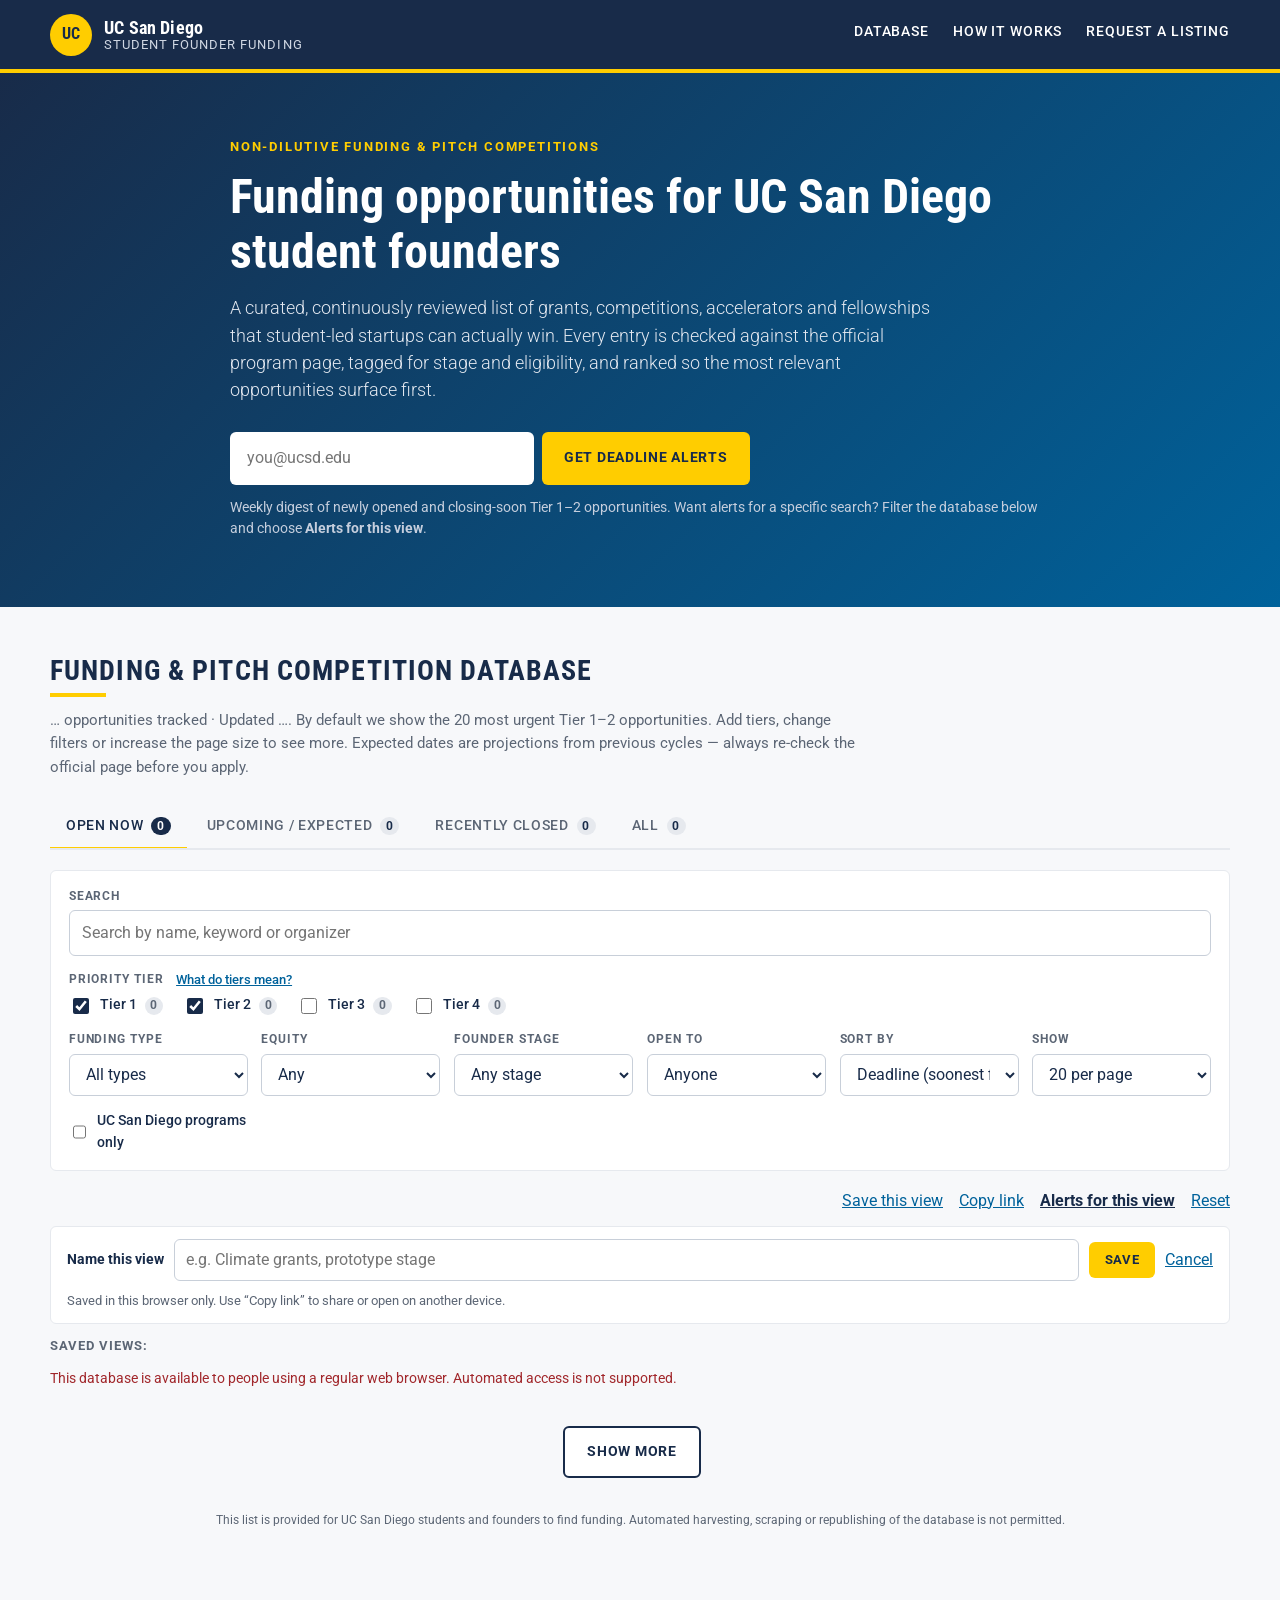
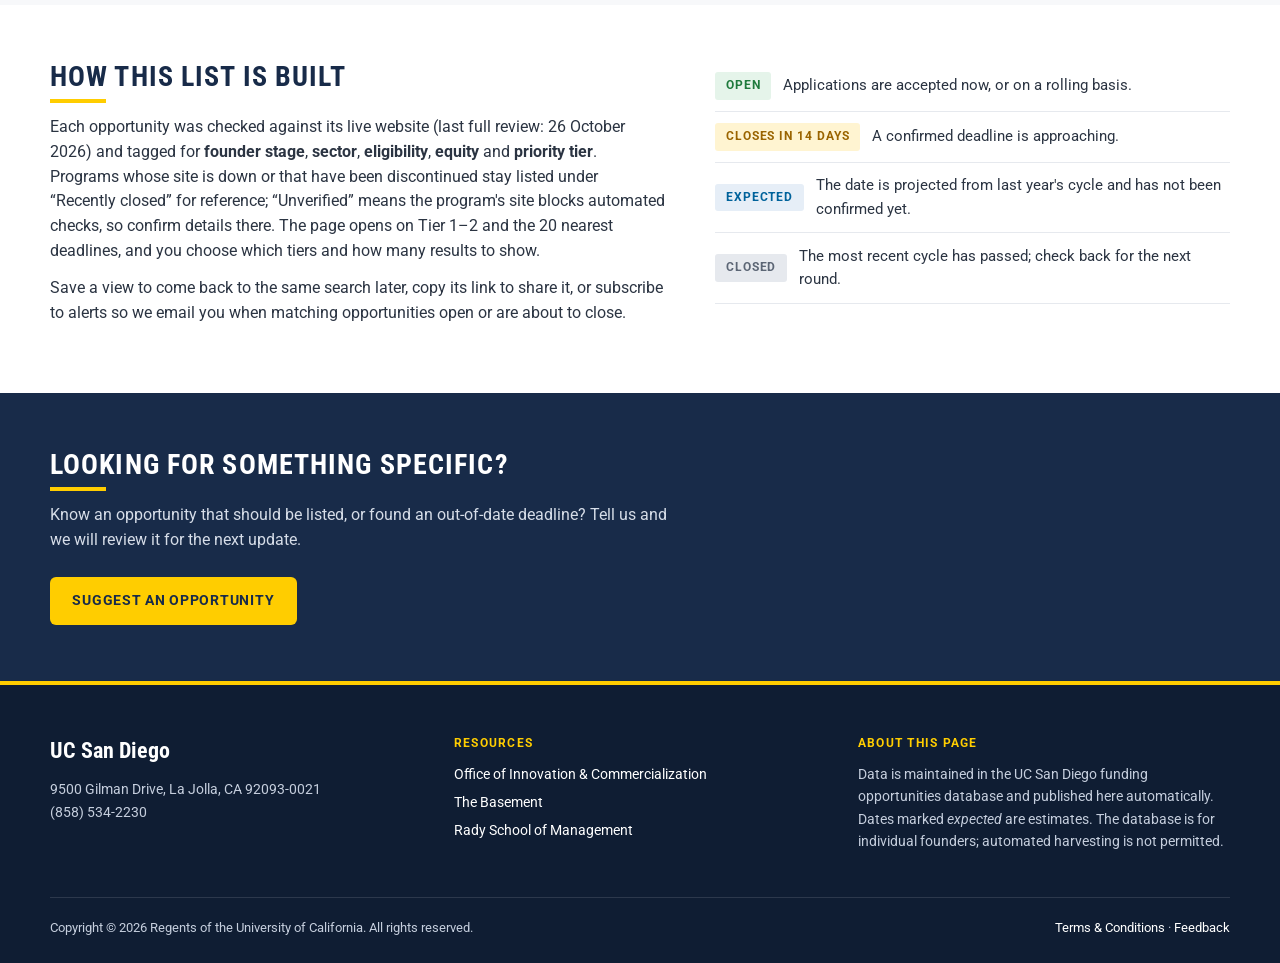
<file: index.html>
<!DOCTYPE html>
<html lang="en">
<head>
  <meta charset="UTF-8" />
  <meta name="viewport" content="width=device-width, initial-scale=1.0" />
  <title>Student Founder Funding Opportunities | UC San Diego</title>
  <meta name="description" content="Curated grants, pitch competitions, accelerators and fellowships for UC San Diego student founders. Updated from the UC San Diego opportunities database." />
  <link rel="preconnect" href="https://fonts.googleapis.com" />
  <link href="https://fonts.googleapis.com/css2?family=Roboto:wght@300;400;500;700&family=Roboto+Condensed:wght@400;700&display=swap" rel="stylesheet" />
  <link rel="stylesheet" href="styles.css" />
</head>
<body>
  <a class="skip-link" href="#database">Skip to opportunities</a>

  <header class="site-header">
    <div class="topbar">
      <div class="container topbar-inner">
        <a class="brand" href="https://ucsd.edu" target="_blank" rel="noopener">
          <span class="brand-mark" aria-hidden="true">UC</span>
          <span class="brand-text"><strong>UC San Diego</strong><span>Student Founder Funding</span></span>
        </a>
        <nav class="topnav" aria-label="Primary">
          <a href="#database">Database</a>
          <a href="#how-it-works">How it works</a>
          <a href="#request">Request a listing</a>
        </nav>
      </div>
    </div>
  </header>

  <section class="hero">
    <div class="container hero-inner">
      <p class="hero-kicker">Non-dilutive funding &amp; pitch competitions</p>
      <h1>Funding opportunities for UC San Diego student founders</h1>
      <p class="hero-lead">
        A curated, continuously reviewed list of grants, competitions, accelerators and fellowships that
        student-led startups can actually win. Every entry is checked against the official program page,
        tagged for stage and eligibility, and ranked so the most relevant opportunities surface first.
      </p>
      <form class="signup" id="signupForm" action="#" novalidate>
        <label class="sr-only" for="signupEmail">Email address</label>
        <input id="signupEmail" type="email" placeholder="you@ucsd.edu" autocomplete="email" required />
        <button type="submit">Get deadline alerts</button>
      </form>
      <p class="hero-note" id="signupNote">Weekly digest of newly opened and closing-soon Tier 1–2 opportunities. Want alerts for a specific search? Filter the database below and choose <strong>Alerts for this view</strong>.</p>
    </div>
  </section>

  <main>
    <section id="database" class="database">
      <div class="container">
        <div class="section-head">
          <h2>Funding &amp; Pitch Competition Database</h2>
          <p class="section-meta">
            <span id="trackedCount">…</span> opportunities tracked · Updated <span id="updatedAt">…</span>.
            By default we show the 20 most urgent Tier 1–2 opportunities. Add tiers, change filters or increase the page size to see more.
            Expected dates are projections from previous cycles — always re-check the official page before you apply.
          </p>
        </div>

        <div class="status-tabs" role="tablist" aria-label="Opportunity status">
          <button class="tab is-active" role="tab" data-status="open" aria-selected="true">Open now <span class="count" id="countOpen">0</span></button>
          <button class="tab" role="tab" data-status="upcoming" aria-selected="false">Upcoming / expected <span class="count" id="countUpcoming">0</span></button>
          <button class="tab" role="tab" data-status="closed" aria-selected="false">Recently closed <span class="count" id="countClosed">0</span></button>
          <button class="tab" role="tab" data-status="all" aria-selected="false">All <span class="count" id="countAll">0</span></button>
        </div>

        <div class="toolbar">
          <div class="field field-search">
            <label for="searchInput">Search</label>
            <input id="searchInput" type="search" placeholder="Search by name, keyword or organizer" />
          </div>

          <fieldset class="field field-tiers" id="tierFieldset">
            <legend>Priority tier
              <button type="button" class="help-button" id="tierHelpToggle" aria-expanded="false" aria-controls="tierHelp">What do tiers mean?</button>
            </legend>
            <div class="tier-options">
              <label class="checkbox tier-option"><input type="checkbox" name="tier" value="1" checked /> Tier 1 <span class="count" id="countTier1">0</span></label>
              <label class="checkbox tier-option"><input type="checkbox" name="tier" value="2" checked /> Tier 2 <span class="count" id="countTier2">0</span></label>
              <label class="checkbox tier-option"><input type="checkbox" name="tier" value="3" /> Tier 3 <span class="count" id="countTier3">0</span></label>
              <label class="checkbox tier-option"><input type="checkbox" name="tier" value="4" /> Tier 4 <span class="count" id="countTier4">0</span></label>
            </div>
            <div id="tierHelp" class="tier-help" hidden>
              <p>Every opportunity is scored for <strong>student-startup fit</strong> (student/university focus, non-dilutive money, stage match, support offered) and placed in a tier. Tiers are a starting point, not a verdict — a Tier 3 program in your exact sector can beat a generic Tier 1.</p>
              <dl class="tier-legend">
                <div><dt><span class="tier-pill tier-1">Tier 1</span> Excellent fit</dt><dd>Built for student or university founders. Non-dilutive grants, prizes or accelerator funding with a clear stage match. Apply to these first.</dd></div>
                <div><dt><span class="tier-pill tier-2">Tier 2</span> Strong fit</dt><dd>Students are clearly eligible and competitive, but the program is broader (regional, national or industry-wide) or the award is smaller.</dd></div>
                <div><dt><span class="tier-pill tier-3">Tier 3</span> Moderate fit</dt><dd>Open to students but not focused on them. Often needs traction, a research base or a specific industry. Worth checking if it matches your sector.</dd></div>
                <div><dt><span class="tier-pill tier-4">Tier 4</span> Secondary</dt><dd>Loosely related, equity-based, or aimed at later-stage or non-student teams. Included for completeness.</dd></div>
              </dl>
            </div>
          </fieldset>

          <div class="field">
            <label for="typeFilter">Funding type</label>
            <select id="typeFilter"><option value="">All types</option></select>
          </div>
          <div class="field">
            <label for="modelFilter">Equity</label>
            <select id="modelFilter"><option value="">Any</option></select>
          </div>
          <div class="field">
            <label for="stageFilter">Founder stage</label>
            <select id="stageFilter"><option value="">Any stage</option></select>
          </div>
          <div class="field">
            <label for="geoFilter">Open to</label>
            <select id="geoFilter"><option value="">Anyone</option></select>
          </div>
          <div class="field">
            <label for="sortSelect">Sort by</label>
            <select id="sortSelect">
              <option value="deadline">Deadline (soonest first)</option>
              <option value="relevance">Relevance to UCSD students</option>
              <option value="amount">Funding amount (highest)</option>
              <option value="title">Name (A–Z)</option>
            </select>
          </div>
          <div class="field">
            <label for="pageSizeSelect">Show</label>
            <select id="pageSizeSelect">
              <option value="20">20 per page</option>
              <option value="50">50 per page</option>
              <option value="100">100 per page</option>
              <option value="0">All matching</option>
            </select>
          </div>
          <div class="field field-toggle">
            <label class="checkbox"><input type="checkbox" id="ucsdOnly" /> UC San Diego programs only</label>
          </div>
        </div>

        <div class="results-bar">
          <p id="resultsCount" class="results-count">Loading…</p>
          <div class="results-actions">
            <button class="link-button" id="saveViewBtn" type="button">Save this view</button>
            <button class="link-button" id="copyLinkBtn" type="button">Copy link</button>
            <button class="link-button link-button-strong" id="alertsBtn" type="button">Alerts for this view</button>
            <button class="link-button" id="resetFilters" type="button">Reset</button>
          </div>
        </div>

        <form id="saveViewForm" class="save-view-form" hidden>
          <label for="saveViewName">Name this view</label>
          <input id="saveViewName" type="text" maxlength="60" placeholder="e.g. Climate grants, prototype stage" required />
          <button type="submit" class="button button-small">Save</button>
          <button type="button" class="link-button" id="saveViewCancel">Cancel</button>
          <span class="form-hint">Saved in this browser only. Use “Copy link” to share or open on another device.</span>
        </form>

        <div id="savedViews" class="saved-views" hidden>
          <span class="saved-views-label">Saved views:</span>
          <div id="savedViewsList" class="saved-views-list"></div>
        </div>

        <div id="status" class="status" role="status" aria-live="polite"></div>
        <div id="opportunities" class="cards" aria-live="polite"></div>
        <div class="pager" id="pager" hidden>
          <button type="button" class="button button-outline" id="showMoreBtn">Show more</button>
          <span class="pager-note" id="pagerNote"></span>
        </div>
        <p class="usage-note">This list is provided for UC San Diego students and founders to find funding. Automated harvesting, scraping or republishing of the database is not permitted.</p>
      </div>
    </section>

    <dialog id="alertDialog" class="dialog" aria-labelledby="alertDialogTitle">
      <form id="alertForm" method="dialog" novalidate>
        <h3 id="alertDialogTitle">Get alerts for this view</h3>
        <p class="dialog-lead">We will email you when opportunities matching your current filters open, are added, or are about to close.</p>
        <p class="dialog-summary"><strong>Your view:</strong> <span id="alertViewSummary"></span></p>
        <label for="alertEmail">Email</label>
        <input id="alertEmail" type="email" autocomplete="email" placeholder="you@ucsd.edu" required />
        <fieldset class="dialog-fieldset">
          <legend>Notify me</legend>
          <label class="checkbox"><input type="checkbox" name="alertKind" value="weekly" checked /> Weekly digest of matching opportunities</label>
          <label class="checkbox"><input type="checkbox" name="alertKind" value="deadline" checked /> Deadline reminders (14 and 3 days before)</label>
          <label class="checkbox"><input type="checkbox" name="alertKind" value="new" /> As soon as a new matching opportunity is added</label>
        </fieldset>
        <p class="form-error" id="alertError" role="alert"></p>
        <div class="dialog-actions">
          <button type="button" class="link-button" id="alertCancel">Cancel</button>
          <button type="submit" class="button">Subscribe</button>
        </div>
      </form>
    </dialog>

    <section id="how-it-works" class="how">
      <div class="container how-grid">
        <div>
          <h2>How this list is built</h2>
          <p>Each opportunity was checked against its live website (last full review: 26 October 2026) and tagged for <strong>founder stage</strong>, <strong>sector</strong>, <strong>eligibility</strong>, <strong>equity</strong> and <strong>priority tier</strong>. Programs whose site is down or that have been discontinued stay listed under “Recently closed” for reference; “Unverified” means the program's site blocks automated checks, so confirm details there. The page opens on Tier 1–2 and the 20 nearest deadlines, and you choose which tiers and how many results to show.</p>
          <p>Save a view to come back to the same search later, copy its link to share it, or subscribe to alerts so we email you when matching opportunities open or are about to close.</p>
        </div>
        <ul class="how-list">
          <li><span class="badge badge-open">Open</span> Applications are accepted now, or on a rolling basis.</li>
          <li><span class="badge badge-soon">Closes in 14 days</span> A confirmed deadline is approaching.</li>
          <li><span class="badge badge-expected">Expected</span> The date is projected from last year's cycle and has not been confirmed yet.</li>
          <li><span class="badge badge-closed">Closed</span> The most recent cycle has passed; check back for the next round.</li>
        </ul>
      </div>
    </section>

    <section id="request" class="request">
      <div class="container request-inner">
        <h2>Looking for something specific?</h2>
        <p>Know an opportunity that should be listed, or found an out-of-date deadline? Tell us and we will review it for the next update.</p>
        <a class="button button-gold" href="mailto:innovation@ucsd.edu?subject=Funding%20opportunity%20suggestion">Suggest an opportunity</a>
      </div>
    </section>
  </main>

  <footer class="site-footer">
    <div class="container footer-grid">
      <div>
        <p class="footer-brand">UC San Diego</p>
        <p>9500 Gilman Drive, La Jolla, CA 92093-0021<br />(858) 534-2230</p>
      </div>
      <div>
        <p class="footer-heading">Resources</p>
        <ul>
          <li><a href="https://innovation.ucsd.edu" target="_blank" rel="noopener">Office of Innovation &amp; Commercialization</a></li>
          <li><a href="https://thebasement.ucsd.edu" target="_blank" rel="noopener">The Basement</a></li>
          <li><a href="https://rady.ucsd.edu" target="_blank" rel="noopener">Rady School of Management</a></li>
        </ul>
      </div>
      <div>
        <p class="footer-heading">About this page</p>
        <p>Data is maintained in the UC San Diego funding opportunities database and published here automatically. Dates marked <em>expected</em> are estimates. The database is for individual founders; automated harvesting is not permitted.</p>
      </div>
    </div>
    <div class="container footer-legal">
      <p>Copyright © 2026 Regents of the University of California. All rights reserved.</p>
      <p><a href="https://ucsd.edu/about/terms-of-use.html" target="_blank" rel="noopener">Terms &amp; Conditions</a> · <a href="https://ucsd.edu/about/feedback.html" target="_blank" rel="noopener">Feedback</a></p>
    </div>
  </footer>

  <script src="app.js"></script>
</body>
</html>
</file>
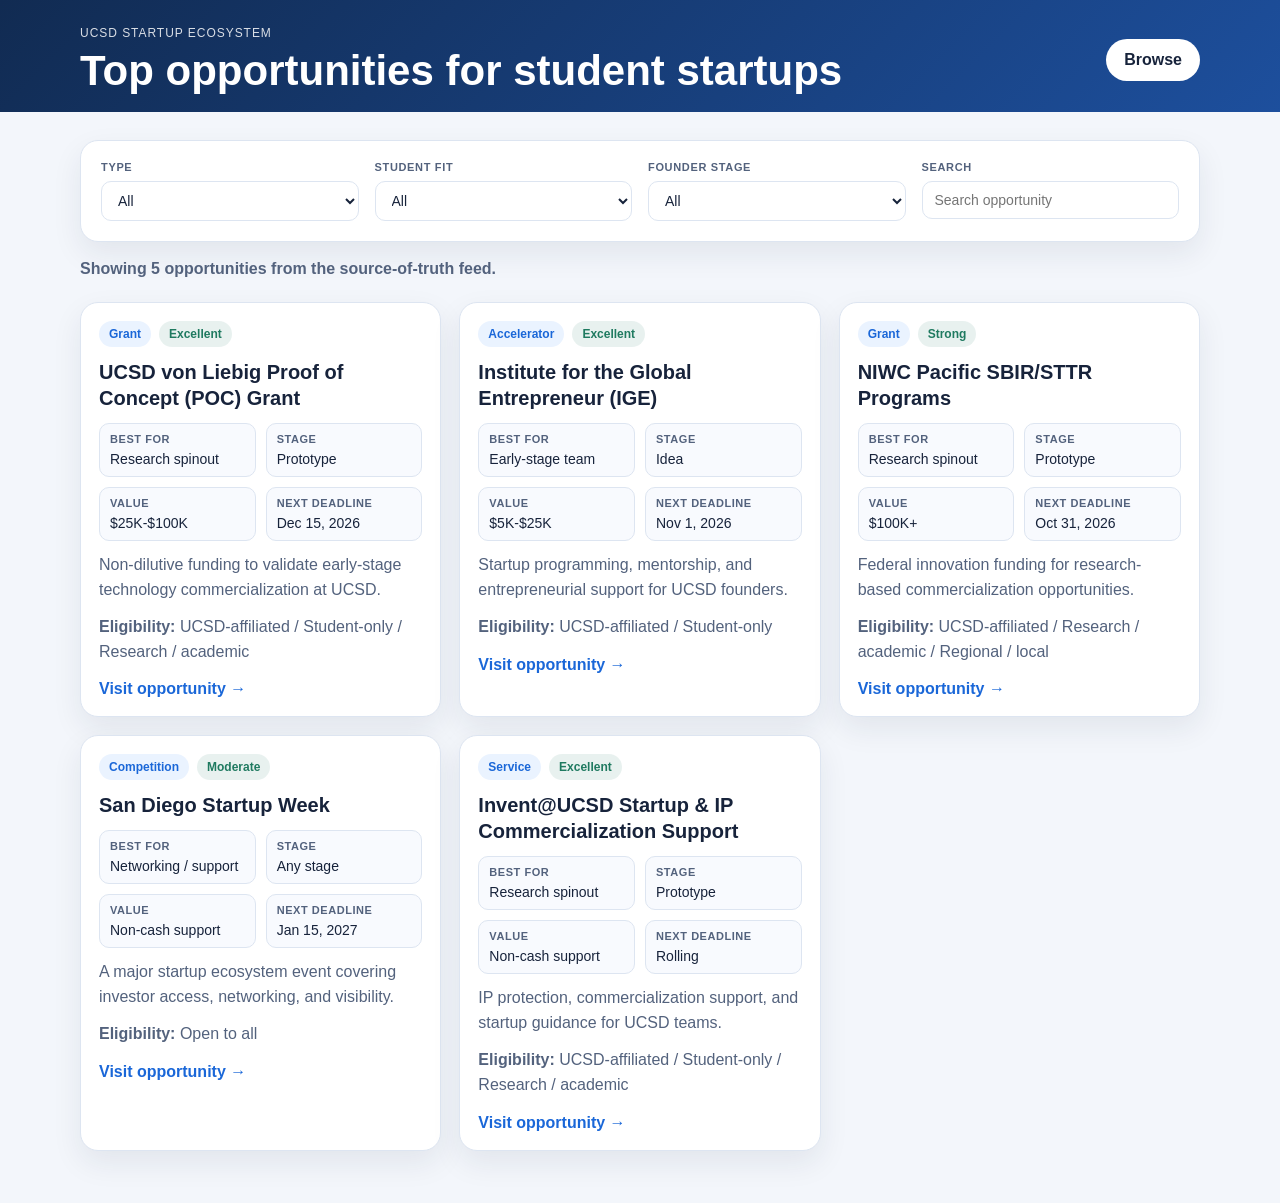
<file: ucsd-opportunities/index.html>
<!DOCTYPE html>
<html lang="en">
  <head>
    <meta charset="UTF-8" />
    <meta name="viewport" content="width=device-width, initial-scale=1.0" />
    <title>UCSD Startup Opportunities</title>
    <meta
      name="description"
      content="Top startup funding, accelerator, and resource opportunities for UCSD student founders."
    />
    <link rel="stylesheet" href="styles.css" />
  </head>
  <body>
    <header class="topbar">
      <div class="container topbar-inner">
        <div>
          <p class="eyebrow">UCSD Startup Ecosystem</p>
          <h1>Top opportunities for student startups</h1>
        </div>
        <a class="button" href="#opportunities">Browse</a>
      </div>
    </header>

    <main class="container">
      <section class="panel controls" aria-label="Opportunity filters">
        <div class="control-group">
          <label for="typeFilter">Type</label>
          <select id="typeFilter">
            <option value="all">All</option>
          </select>
        </div>

        <div class="control-group">
          <label for="fitFilter">Student fit</label>
          <select id="fitFilter">
            <option value="all">All</option>
            <option value="Excellent">Excellent</option>
            <option value="Strong">Strong</option>
            <option value="Moderate">Moderate</option>
          </select>
        </div>

        <div class="control-group">
          <label for="stageFilter">Founder stage</label>
          <select id="stageFilter">
            <option value="all">All</option>
            <option value="Idea">Idea</option>
            <option value="Prototype">Prototype</option>
            <option value="Traction">Traction</option>
            <option value="Any stage">Any stage</option>
          </select>
        </div>

        <div class="control-group">
          <label for="searchInput">Search</label>
          <input id="searchInput" type="text" placeholder="Search opportunity" />
        </div>
      </section>

      <div id="status" class="status" aria-live="polite"></div>
      <section id="opportunities" class="cards" aria-live="polite"></section>
    </main>

    <script src="app.js"></script>
  </body>
</html>
</file>
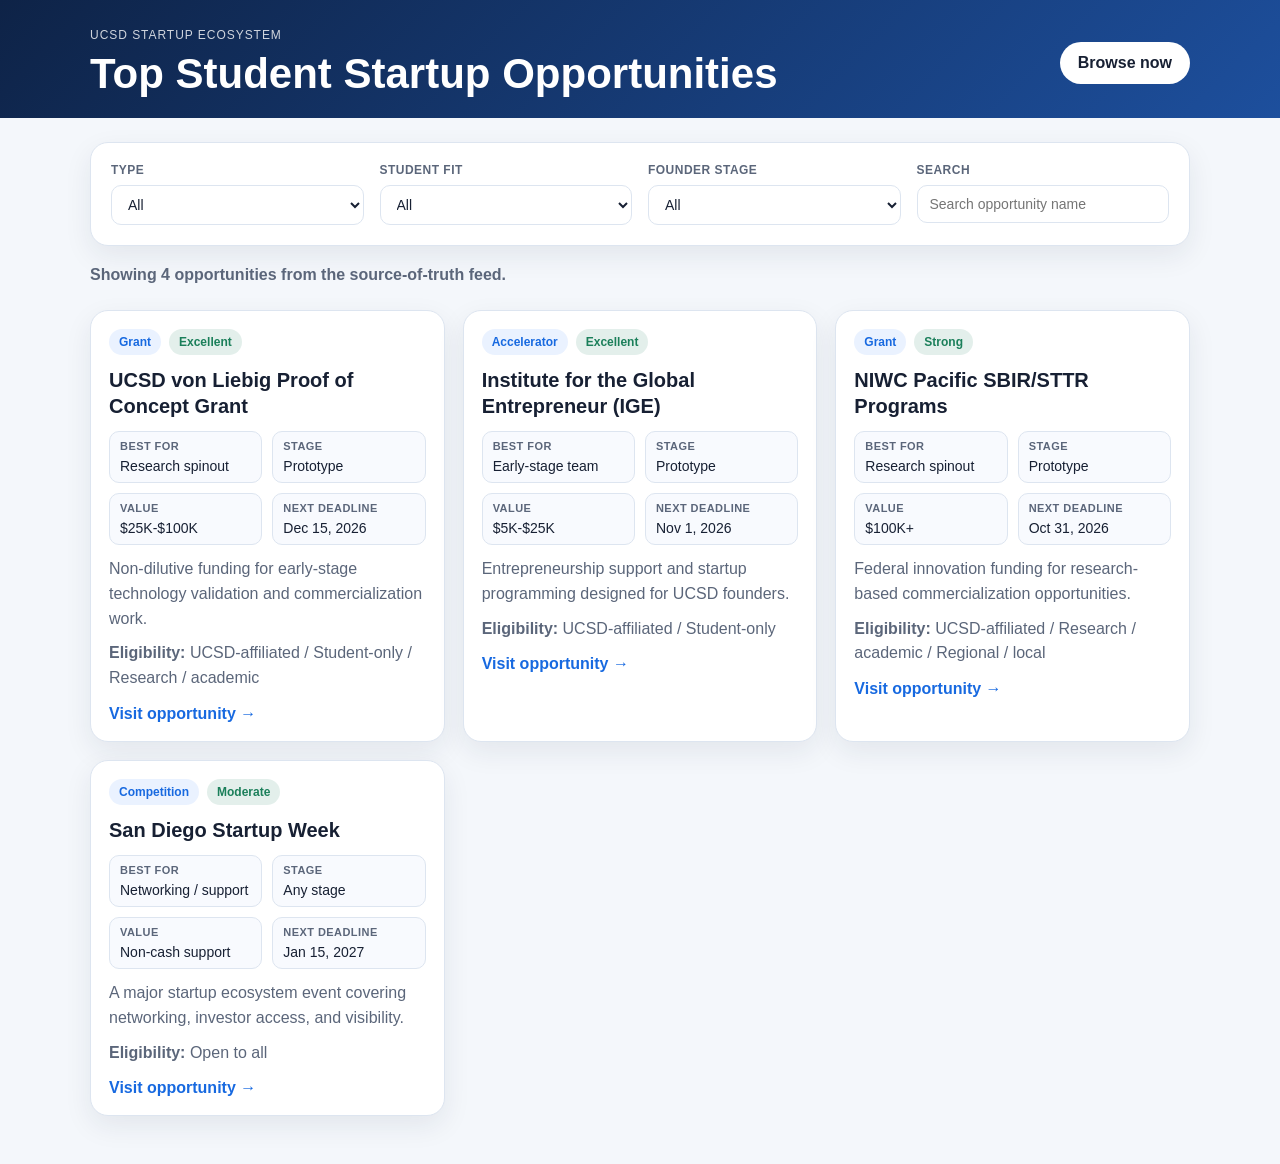
<file: website-demo/index.html>
<!DOCTYPE html>
<html lang="en">
  <head>
    <meta charset="UTF-8" />
    <meta name="viewport" content="width=device-width, initial-scale=1.0" />
    <title>UCSD Startup Opportunities</title>
    <link rel="stylesheet" href="styles.css" />
  </head>
  <body>
    <header class="topbar">
      <div class="container topbar-inner">
        <div>
          <p class="eyebrow">UCSD Startup Ecosystem</p>
          <h1>Top Student Startup Opportunities</h1>
        </div>
        <a class="button" href="#opportunities">Browse now</a>
      </div>
    </header>

    <main class="container">
      <section class="panel controls" aria-label="Opportunity filters">
        <div class="control-group">
          <label for="typeFilter">Type</label>
          <select id="typeFilter">
            <option value="all">All</option>
          </select>
        </div>
        <div class="control-group">
          <label for="fitFilter">Student fit</label>
          <select id="fitFilter">
            <option value="all">All</option>
            <option value="Excellent">Excellent</option>
            <option value="Strong">Strong</option>
            <option value="Moderate">Moderate</option>
          </select>
        </div>
        <div class="control-group">
          <label for="stageFilter">Founder stage</label>
          <select id="stageFilter">
            <option value="all">All</option>
            <option value="Idea">Idea</option>
            <option value="Prototype">Prototype</option>
            <option value="Traction">Traction</option>
            <option value="Any stage">Any stage</option>
          </select>
        </div>
        <div class="control-group">
          <label for="searchInput">Search</label>
          <input id="searchInput" type="text" placeholder="Search opportunity name" />
        </div>
      </section>

      <section id="status" class="status" aria-live="polite"></section>

      <section id="opportunities" class="cards" aria-live="polite"></section>
    </main>

    <script src="app.js"></script>
  </body>
</html>
</file>
<file: styles.css>
/* UC San Diego brand palette (ucsd.edu) */
:root {
  --ucsd-navy: #182b49;
  --ucsd-navy-dark: #0f1d33;
  --ucsd-blue: #00629b;
  --ucsd-blue-light: #006a96;
  --ucsd-gold: #ffcd00;
  --ucsd-yellow: #f2c000;
  --ucsd-sand: #f5f0e1;
  --ucsd-gray-100: #f7f8fa;
  --ucsd-gray-200: #e6e9ee;
  --ucsd-gray-400: #9aa3b0;
  --ucsd-gray-600: #5c6675;
  --ucsd-gray-800: #2b3442;
  --text: #182b49;
  --success: #1f7a3d;
  --success-bg: #e5f4ea;
  --warning: #9a6400;
  --warning-bg: #fff4d1;
  --danger: #a1272b;
  --danger-bg: #fbe8e9;
  --muted: #5c6675;
  --radius: 6px;
  --shadow: 0 1px 3px rgba(24, 43, 73, 0.08), 0 6px 18px rgba(24, 43, 73, 0.06);
  --font-body: "Roboto", "Helvetica Neue", Arial, sans-serif;
  --font-heading: "Roboto Condensed", "Roboto", Arial, sans-serif;
}

* { box-sizing: border-box; }
html { scroll-behavior: smooth; }
body {
  margin: 0;
  font-family: var(--font-body);
  color: var(--text);
  background: #fff;
  line-height: 1.55;
  -webkit-font-smoothing: antialiased;
}
a { color: var(--ucsd-blue); }
a:hover { color: var(--ucsd-navy); }
h1, h2, h3 { font-family: var(--font-heading); margin: 0; line-height: 1.15; }
p { margin: 0 0 0.75rem; }
ul { margin: 0; padding: 0; list-style: none; }
button, input, select { font: inherit; }

.container { width: min(1180px, 100% - 2.5rem); margin: 0 auto; }
.sr-only { position: absolute; width: 1px; height: 1px; overflow: hidden; clip: rect(0 0 0 0); white-space: nowrap; }
.skip-link { position: absolute; left: -999px; top: 0; background: var(--ucsd-gold); color: var(--ucsd-navy); padding: 0.5rem 1rem; z-index: 100; }
.skip-link:focus { left: 0; }

/* Header */
.site-header { background: var(--ucsd-navy); border-bottom: 4px solid var(--ucsd-gold); }
.topbar-inner { display: flex; align-items: center; justify-content: space-between; gap: 1.5rem; padding: 0.85rem 0; }
.brand { display: flex; align-items: center; gap: 0.75rem; color: #fff; text-decoration: none; }
.brand-mark {
  display: inline-flex; align-items: center; justify-content: center;
  width: 42px; height: 42px; border-radius: 50%;
  background: var(--ucsd-gold); color: var(--ucsd-navy);
  font-family: var(--font-heading); font-weight: 700; font-size: 1rem;
}
.brand-text { display: flex; flex-direction: column; line-height: 1.15; }
.brand-text strong { font-family: var(--font-heading); font-size: 1.15rem; letter-spacing: 0.01em; }
.brand-text span { font-size: 0.8rem; color: #cfd6e2; text-transform: uppercase; letter-spacing: 0.08em; }
.topnav { display: flex; gap: 1.5rem; }
.topnav a { color: #fff; text-decoration: none; font-size: 0.9rem; text-transform: uppercase; letter-spacing: 0.06em; font-weight: 500; padding-bottom: 2px; border-bottom: 2px solid transparent; }
.topnav a:hover { border-bottom-color: var(--ucsd-gold); color: #fff; }

/* Hero */
.hero {
  background: linear-gradient(135deg, var(--ucsd-navy) 0%, var(--ucsd-blue) 100%);
  color: #fff;
  padding: 4rem 0 3.5rem;
}
.hero-inner { max-width: 820px; }
.hero-kicker { text-transform: uppercase; letter-spacing: 0.14em; font-size: 0.8rem; font-weight: 700; color: var(--ucsd-gold); margin-bottom: 0.75rem; }
.hero h1 { font-size: clamp(2rem, 4vw, 3rem); font-weight: 700; margin-bottom: 1rem; }
.hero-lead { font-size: 1.1rem; color: #e3e8f0; max-width: 700px; margin-bottom: 1.75rem; font-weight: 300; }
.signup { display: flex; gap: 0.5rem; max-width: 520px; flex-wrap: wrap; }
.signup input {
  flex: 1 1 260px; padding: 0.8rem 1rem; border: 1px solid transparent; border-radius: var(--radius);
  font-size: 1rem; color: var(--text);
}
.signup input:focus { outline: 3px solid var(--ucsd-gold); outline-offset: 1px; }
.signup button, .button {
  display: inline-block; padding: 0.8rem 1.4rem; border: none; border-radius: var(--radius);
  background: var(--ucsd-gold); color: var(--ucsd-navy); font-weight: 700; cursor: pointer;
  text-decoration: none; text-transform: uppercase; letter-spacing: 0.05em; font-size: 0.9rem;
}
.signup button:hover, .button:hover { background: #ffd93d; color: var(--ucsd-navy); }
.hero-note { font-size: 0.85rem; color: #c5cedd; margin-top: 0.75rem; }
.hero-note.is-success { color: var(--ucsd-gold); font-weight: 500; }

/* Database section */
.database { padding: 3rem 0 4rem; background: var(--ucsd-gray-100); }
.section-head { margin-bottom: 1.5rem; }
.section-head h2, .how h2, .request h2 {
  font-size: 1.75rem; text-transform: uppercase; letter-spacing: 0.04em; color: var(--ucsd-navy);
  position: relative; padding-bottom: 0.6rem; margin-bottom: 0.75rem;
}
.section-head h2::after, .how h2::after, .request h2::after {
  content: ""; position: absolute; left: 0; bottom: 0; width: 56px; height: 4px; background: var(--ucsd-gold);
}
.section-meta { color: var(--muted); font-size: 0.95rem; max-width: 820px; }

.status-tabs { display: flex; gap: 0.25rem; border-bottom: 2px solid var(--ucsd-gray-200); margin-bottom: 1.25rem; overflow-x: auto; }
.tab {
  background: none; border: none; border-bottom: 3px solid transparent; margin-bottom: -2px;
  padding: 0.7rem 1rem; color: var(--muted); font-weight: 500; cursor: pointer; white-space: nowrap;
  text-transform: uppercase; letter-spacing: 0.05em; font-size: 0.85rem;
}
.tab:hover { color: var(--ucsd-navy); }
.tab.is-active { color: var(--ucsd-navy); border-bottom-color: var(--ucsd-gold); }
.tab .count { display: inline-block; min-width: 1.6em; padding: 0 0.4em; margin-left: 0.35em; border-radius: 999px; background: var(--ucsd-gray-200); color: var(--ucsd-navy); font-size: 0.75rem; font-weight: 700; text-align: center; }
.tab.is-active .count { background: var(--ucsd-navy); color: #fff; }

.toolbar {
  display: grid; grid-template-columns: repeat(auto-fit, minmax(170px, 1fr)); gap: 0.85rem;
  background: #fff; border: 1px solid var(--ucsd-gray-200); border-radius: var(--radius); padding: 1rem 1.1rem;
}
.field { display: flex; flex-direction: column; gap: 0.3rem; }
.field-search { grid-column: 1 / -1; }
.field label { font-size: 0.75rem; text-transform: uppercase; letter-spacing: 0.08em; font-weight: 700; color: var(--ucsd-gray-600); }
.field input, .field select {
  padding: 0.6rem 0.75rem; border: 1px solid #c8cfd9; border-radius: var(--radius); background: #fff; color: var(--text);
}
.field input:focus, .field select:focus { outline: 2px solid var(--ucsd-blue); outline-offset: 1px; }
.field-toggle { justify-content: flex-end; }
.checkbox { display: flex; align-items: center; gap: 0.5rem; text-transform: none !important; letter-spacing: 0 !important; font-weight: 500 !important; font-size: 0.9rem !important; color: var(--text) !important; cursor: pointer; }
.checkbox input { width: 1rem; height: 1rem; accent-color: var(--ucsd-navy); }

/* Tier selector */
.field-tiers { grid-column: 1 / -1; border: none; padding: 0; margin: 0; min-width: 0; }
.field-tiers legend { display: flex; align-items: center; gap: 0.75rem; flex-wrap: wrap; padding: 0; margin-bottom: 0.3rem; font-size: 0.75rem; text-transform: uppercase; letter-spacing: 0.08em; font-weight: 700; color: var(--ucsd-gray-600); }
.help-button { background: none; border: none; padding: 0; color: var(--ucsd-blue); text-decoration: underline; cursor: pointer; text-transform: none; letter-spacing: 0; font-weight: 500; font-size: 0.8rem; }
.tier-options { display: flex; flex-wrap: wrap; gap: 0.5rem 1.25rem; }
.tier-option .count { display: inline-block; min-width: 1.6em; padding: 0 0.4em; border-radius: 999px; background: var(--ucsd-gray-200); color: var(--ucsd-gray-600); font-size: 0.72rem; font-weight: 700; text-align: center; }
.tier-help { margin-top: 0.85rem; padding: 1rem 1.1rem; background: var(--ucsd-sand); border-left: 4px solid var(--ucsd-gold); border-radius: var(--radius); font-size: 0.92rem; color: var(--ucsd-gray-800); }
.tier-help p { margin-bottom: 0.75rem; }
.tier-legend { display: grid; grid-template-columns: repeat(auto-fit, minmax(230px, 1fr)); gap: 0.75rem 1.5rem; margin: 0; }
.tier-legend dt { font-weight: 700; color: var(--ucsd-navy); display: flex; align-items: center; gap: 0.5rem; margin-bottom: 0.2rem; }
.tier-legend dd { margin: 0; font-size: 0.88rem; }
.tier-pill { display: inline-block; padding: 0.15rem 0.55rem; border-radius: 3px; font-size: 0.72rem; font-weight: 700; text-transform: uppercase; letter-spacing: 0.06em; white-space: nowrap; }
.tier-pill.tier-1 { background: var(--ucsd-navy); color: var(--ucsd-gold); }
.tier-pill.tier-2 { background: #e6eef7; color: var(--ucsd-blue); }
.tier-pill.tier-3 { background: var(--ucsd-gray-200); color: var(--ucsd-gray-800); }
.tier-pill.tier-4 { background: #fff; color: var(--ucsd-gray-600); border: 1px solid var(--ucsd-gray-400); }

.results-bar { display: flex; justify-content: space-between; align-items: center; margin: 1.1rem 0 0.75rem; gap: 1rem; flex-wrap: wrap; }
.results-count { margin: 0; color: var(--muted); font-size: 0.95rem; }
.results-actions { display: flex; gap: 1rem; flex-wrap: wrap; }
.link-button { background: none; border: none; color: var(--ucsd-blue); cursor: pointer; text-decoration: underline; padding: 0; }
.link-button-strong { font-weight: 700; color: var(--ucsd-navy); }
.status { color: var(--muted); font-size: 0.9rem; margin-bottom: 0.75rem; }
.status.is-error { color: var(--danger); }

/* Saved views */
.save-view-form { display: flex; align-items: center; gap: 0.6rem; flex-wrap: wrap; background: #fff; border: 1px solid var(--ucsd-gray-200); border-radius: var(--radius); padding: 0.75rem 1rem; margin-bottom: 0.75rem; }
.save-view-form label { font-size: 0.85rem; font-weight: 700; color: var(--ucsd-navy); }
.save-view-form input { flex: 1 1 220px; padding: 0.5rem 0.7rem; border: 1px solid #c8cfd9; border-radius: var(--radius); }
.form-hint { flex-basis: 100%; font-size: 0.8rem; color: var(--muted); }
.button-small { padding: 0.5rem 1rem; font-size: 0.8rem; }
.button-outline { background: #fff; color: var(--ucsd-navy); border: 2px solid var(--ucsd-navy); }
.button-outline:hover { background: var(--ucsd-navy); color: #fff; }
.saved-views { display: flex; align-items: center; gap: 0.6rem; flex-wrap: wrap; margin-bottom: 0.75rem; }
.saved-views-label { font-size: 0.8rem; text-transform: uppercase; letter-spacing: 0.08em; font-weight: 700; color: var(--ucsd-gray-600); }
.saved-views-list { display: flex; gap: 0.5rem; flex-wrap: wrap; }
.saved-view { display: inline-flex; align-items: stretch; border: 1px solid var(--ucsd-gray-400); border-radius: 999px; background: #fff; overflow: hidden; }
.saved-view-apply { background: none; border: none; padding: 0.3rem 0.4rem 0.3rem 0.85rem; color: var(--ucsd-navy); font-weight: 500; font-size: 0.85rem; cursor: pointer; }
.saved-view-apply:hover { background: var(--ucsd-gray-100); text-decoration: underline; }
.saved-view-remove { background: none; border: none; border-left: 1px solid var(--ucsd-gray-200); padding: 0 0.6rem; color: var(--ucsd-gray-600); cursor: pointer; font-size: 1rem; line-height: 1; }
.saved-view-remove:hover { background: var(--danger-bg); color: var(--danger); }

/* Pager */
.pager { display: flex; align-items: center; justify-content: center; gap: 1rem; flex-wrap: wrap; margin-top: 1.5rem; }
.pager-note { color: var(--muted); font-size: 0.9rem; }
.usage-note { margin-top: 2rem; font-size: 0.78rem; color: var(--ucsd-gray-600); text-align: center; }

/* Alerts dialog */
.dialog { border: none; border-radius: var(--radius); border-top: 5px solid var(--ucsd-gold); padding: 1.75rem 2rem; max-width: 520px; width: calc(100% - 2rem); box-shadow: 0 20px 60px rgba(15, 29, 51, 0.35); color: var(--text); }
.dialog::backdrop { background: rgba(15, 29, 51, 0.55); }
.dialog h3 { font-size: 1.4rem; color: var(--ucsd-navy); text-transform: uppercase; letter-spacing: 0.03em; margin-bottom: 0.5rem; }
.dialog-lead { color: var(--ucsd-gray-800); font-size: 0.95rem; }
.dialog-summary { background: var(--ucsd-gray-100); border-left: 3px solid var(--ucsd-navy); padding: 0.6rem 0.8rem; font-size: 0.9rem; border-radius: 0 var(--radius) var(--radius) 0; }
.dialog label:not(.checkbox) { display: block; font-size: 0.75rem; text-transform: uppercase; letter-spacing: 0.08em; font-weight: 700; color: var(--ucsd-gray-600); margin: 1rem 0 0.3rem; }
.dialog input[type="email"] { width: 100%; padding: 0.65rem 0.8rem; border: 1px solid #c8cfd9; border-radius: var(--radius); }
.dialog-fieldset { border: none; padding: 0; margin: 1rem 0 0; display: flex; flex-direction: column; gap: 0.45rem; }
.dialog-fieldset legend { font-size: 0.75rem; text-transform: uppercase; letter-spacing: 0.08em; font-weight: 700; color: var(--ucsd-gray-600); padding: 0; margin-bottom: 0.4rem; }
.form-error { color: var(--danger); font-size: 0.88rem; min-height: 1.2em; margin: 0.75rem 0 0; }
.dialog-actions { display: flex; justify-content: flex-end; align-items: center; gap: 1.25rem; margin-top: 1rem; }

/* Cards */
.cards { display: grid; gap: 1rem; }
.card {
  background: #fff; border: 1px solid var(--ucsd-gray-200); border-left: 5px solid var(--ucsd-navy);
  border-radius: var(--radius); padding: 1.35rem 1.5rem; box-shadow: var(--shadow);
}
.card.is-closed { border-left-color: var(--ucsd-gray-400); opacity: 0.85; }
.card.is-soon { border-left-color: var(--ucsd-gold); }
.card-head { display: flex; justify-content: space-between; align-items: flex-start; gap: 1rem; flex-wrap: wrap; }
.card-title { font-size: 1.3rem; color: var(--ucsd-navy); }
.card-title a { color: inherit; text-decoration: none; }
.card-title a:hover { text-decoration: underline; }
.card-org { color: var(--muted); font-size: 0.9rem; margin-top: 0.15rem; }
.badge {
  display: inline-block; padding: 0.3rem 0.65rem; border-radius: 3px; font-size: 0.72rem; font-weight: 700;
  text-transform: uppercase; letter-spacing: 0.08em; white-space: nowrap;
}
.badge-open { background: var(--success-bg); color: var(--success); }
.badge-soon { background: var(--warning-bg); color: var(--warning); }
.badge-expected { background: #e6eef7; color: var(--ucsd-blue); }
.badge-closed { background: var(--ucsd-gray-200); color: var(--ucsd-gray-600); }
.badge-ucsd { background: var(--ucsd-navy); color: var(--ucsd-gold); }
.badge-group { display: flex; gap: 0.4rem; flex-wrap: wrap; }

.card-summary { margin: 0.85rem 0 1rem; color: var(--ucsd-gray-800); }
.card-summary + .card-notes { margin-top: -0.5rem; }
.card-notes { margin: 0 0 1rem; color: var(--muted); font-size: 0.9rem; font-style: italic; }

.card-facts { display: grid; grid-template-columns: repeat(auto-fit, minmax(180px, 1fr)); gap: 0.75rem 1.5rem; padding: 0.9rem 0; border-top: 1px solid var(--ucsd-gray-200); border-bottom: 1px solid var(--ucsd-gray-200); }
.fact-label { display: block; font-size: 0.7rem; text-transform: uppercase; letter-spacing: 0.1em; color: var(--ucsd-gray-600); font-weight: 700; margin-bottom: 0.15rem; }
.fact-value { font-weight: 500; color: var(--ucsd-navy); }
.fact-sub { display: block; font-size: 0.8rem; color: var(--muted); font-weight: 400; }

.tags { display: flex; flex-wrap: wrap; gap: 0.4rem; margin: 0.9rem 0; }
.tag { padding: 0.25rem 0.6rem; border-radius: 999px; background: var(--ucsd-gray-100); border: 1px solid var(--ucsd-gray-200); font-size: 0.78rem; color: var(--ucsd-gray-800); }
.tag-model { background: #e6f2ea; border-color: #cfe5d6; color: var(--success); }
.tag-fit { background: #fff6d6; border-color: #f2e3a3; color: var(--warning); }

.eligibility h4 { margin: 0 0 0.4rem; font-size: 0.7rem; text-transform: uppercase; letter-spacing: 0.1em; color: var(--ucsd-gray-600); font-family: var(--font-body); }
.eligibility ul { list-style: disc; padding-left: 1.2rem; color: var(--ucsd-gray-800); font-size: 0.93rem; }
.eligibility li { margin-bottom: 0.2rem; }
.eligibility li.is-hidden { display: none; }
.eligibility-toggle { background: none; border: none; color: var(--ucsd-blue); cursor: pointer; padding: 0.2rem 0; font-size: 0.85rem; text-decoration: underline; }

.card-foot { display: flex; justify-content: space-between; align-items: center; margin-top: 1rem; gap: 1rem; flex-wrap: wrap; }
.card-link { font-weight: 700; color: var(--ucsd-blue); text-decoration: none; text-transform: uppercase; letter-spacing: 0.05em; font-size: 0.85rem; }
.card-link:hover { text-decoration: underline; }
.card-tier { font-size: 0.72rem; }

.empty { background: #fff; border: 1px dashed var(--ucsd-gray-400); border-radius: var(--radius); padding: 2rem; text-align: center; color: var(--muted); }

/* How it works */
.how { padding: 3.5rem 0; background: #fff; }
.how-grid { display: grid; grid-template-columns: 1.2fr 1fr; gap: 3rem; align-items: start; }
.how p { color: var(--ucsd-gray-800); }
.how-list li { display: flex; align-items: center; gap: 0.75rem; padding: 0.7rem 0; border-bottom: 1px solid var(--ucsd-gray-200); color: var(--ucsd-gray-800); font-size: 0.95rem; }
.how-list .badge { flex-shrink: 0; }

/* Request section */
.request { background: var(--ucsd-navy); color: #fff; padding: 3.5rem 0; }
.request h2 { color: #fff; }
.request p { color: #d6dde8; max-width: 640px; margin-bottom: 1.5rem; }

/* Footer */
.site-footer { background: var(--ucsd-navy-dark); color: #c5cedd; font-size: 0.9rem; padding: 3rem 0 1.5rem; border-top: 4px solid var(--ucsd-gold); }
.footer-grid { display: grid; grid-template-columns: repeat(auto-fit, minmax(240px, 1fr)); gap: 2rem; padding-bottom: 2rem; border-bottom: 1px solid rgba(255, 255, 255, 0.12); }
.footer-brand { font-family: var(--font-heading); font-size: 1.4rem; color: #fff; font-weight: 700; }
.footer-heading { text-transform: uppercase; letter-spacing: 0.1em; font-size: 0.78rem; font-weight: 700; color: var(--ucsd-gold); }
.site-footer a { color: #fff; text-decoration: none; }
.site-footer a:hover { text-decoration: underline; color: var(--ucsd-gold); }
.site-footer li { margin-bottom: 0.35rem; }
.footer-legal { display: flex; justify-content: space-between; flex-wrap: wrap; gap: 0.5rem; padding-top: 1.25rem; font-size: 0.82rem; }
.footer-legal p { margin: 0; }

@media (max-width: 760px) {
  .topnav { display: none; }
  .hero { padding: 3rem 0 2.5rem; }
  .how-grid { grid-template-columns: 1fr; gap: 1.5rem; }
  .card { padding: 1.1rem 1.1rem 1.1rem 1.2rem; }
}
</file>
<file: ucsd-opportunities/styles.css>
:root {
  --bg: #f3f6fb;
  --panel: #ffffff;
  --ink: #17233b;
  --muted: #53627d;
  --line: #dde5f1;
  --accent: #1a67d8;
  --accent-soft: #eaf3ff;
  --success: #1f7a60;
  --shadow: 0 12px 30px rgba(22, 34, 58, 0.08);
}

* { box-sizing: border-box; }

html { scroll-behavior: smooth; }

body {
  margin: 0;
  font-family: Arial, Helvetica, sans-serif;
  background: var(--bg);
  color: var(--ink);
}

.container {
  width: min(1120px, calc(100% - 32px));
  margin: 0 auto;
}

.topbar {
  background: linear-gradient(135deg, #112b52, #1d4f9d);
  color: white;
  padding: 26px 0 18px;
}

.topbar-inner {
  display: flex;
  align-items: center;
  justify-content: space-between;
  gap: 18px;
}

.eyebrow {
  margin: 0 0 8px;
  text-transform: uppercase;
  letter-spacing: 0.08em;
  font-size: 12px;
  opacity: 0.84;
}

h1 {
  margin: 0;
  font-size: clamp(28px, 4vw, 42px);
  line-height: 1.1;
}

.button {
  display: inline-block;
  text-decoration: none;
  background: white;
  color: var(--ink);
  font-weight: 700;
  border-radius: 999px;
  padding: 12px 18px;
}

main {
  padding: 28px 0 52px;
}

.panel {
  background: var(--panel);
  border: 1px solid var(--line);
  border-radius: 18px;
  box-shadow: var(--shadow);
}

.controls {
  display: grid;
  grid-template-columns: repeat(4, minmax(170px, 1fr));
  gap: 16px;
  padding: 20px;
  margin-bottom: 18px;
}

.control-group {
  display: flex;
  flex-direction: column;
  gap: 8px;
}

label {
  font-size: 11px;
  font-weight: 700;
  letter-spacing: 0.06em;
  text-transform: uppercase;
  color: var(--muted);
}

select, input {
  width: 100%;
  padding: 10px 12px;
  border: 1px solid var(--line);
  border-radius: 10px;
  background: white;
  color: var(--ink);
  font-size: 14px;
}

.status {
  min-height: 24px;
  color: var(--muted);
  font-weight: 600;
  margin-bottom: 18px;
}

.cards {
  display: grid;
  grid-template-columns: repeat(auto-fit, minmax(280px, 1fr));
  gap: 18px;
}

.card {
  background: var(--panel);
  border: 1px solid var(--line);
  border-radius: 18px;
  padding: 18px;
  box-shadow: var(--shadow);
}

.tag-row {
  display: flex;
  flex-wrap: wrap;
  gap: 8px;
  margin-bottom: 12px;
}

.tag {
  display: inline-flex;
  align-items: center;
  padding: 6px 10px;
  border-radius: 999px;
  font-size: 12px;
  font-weight: 700;
  background: var(--accent-soft);
  color: var(--accent);
}

.tag.success {
  background: rgba(31, 122, 96, 0.1);
  color: var(--success);
}

.card h2 {
  margin: 0 0 12px;
  font-size: 20px;
  line-height: 1.3;
}

.meta {
  display: grid;
  grid-template-columns: repeat(2, minmax(0, 1fr));
  gap: 10px;
  margin: 12px 0;
}

.meta div {
  background: #f8fafe;
  border: 1px solid var(--line);
  border-radius: 10px;
  padding: 9px 10px;
  font-size: 14px;
}

.meta strong {
  display: block;
  margin-bottom: 6px;
  color: var(--muted);
  font-size: 11px;
  letter-spacing: 0.05em;
  text-transform: uppercase;
}

.card p {
  margin: 12px 0 0;
  color: var(--muted);
  line-height: 1.55;
}

.card a {
  display: inline-block;
  margin-top: 16px;
  color: var(--accent);
  font-weight: 700;
  text-decoration: none;
}

.empty {
  background: var(--panel);
  border: 1px solid var(--line);
  border-radius: 18px;
  padding: 24px;
  color: var(--muted);
  box-shadow: var(--shadow);
}

@media (max-width: 720px) {
  .controls { grid-template-columns: 1fr; }
  .topbar-inner {
    flex-direction: column;
    align-items: flex-start;
  }
}
</file>
<file: website-demo/styles.css>
:root {
  --bg: #f4f7fb;
  --panel: #ffffff;
  --ink: #172033;
  --muted: #5b667a;
  --line: #dde5f0;
  --accent: #1769e0;
  --accent-soft: #eaf2ff;
  --good: #1b7f5a;
  --warn: #bd7a12;
  --shadow: 0 10px 28px rgba(23, 36, 61, 0.08);
}

* {
  box-sizing: border-box;
}

body {
  margin: 0;
  font-family: Arial, Helvetica, sans-serif;
  background: var(--bg);
  color: var(--ink);
}

.container {
  width: min(1100px, calc(100% - 32px));
  margin: 0 auto;
}

.topbar {
  background: linear-gradient(135deg, #0e2347, #1d4f9d);
  color: white;
  padding: 28px 0 20px;
}

.topbar-inner {
  display: flex;
  align-items: center;
  justify-content: space-between;
  gap: 16px;
}

.eyebrow {
  margin: 0 0 8px;
  text-transform: uppercase;
  letter-spacing: 0.08em;
  font-size: 12px;
  opacity: 0.8;
}

h1 {
  margin: 0;
  font-size: clamp(28px, 4vw, 42px);
}

.button {
  display: inline-block;
  background: white;
  color: var(--ink);
  text-decoration: none;
  border-radius: 999px;
  padding: 12px 18px;
  font-weight: 700;
}

main {
  padding: 24px 0 48px;
}

.panel {
  background: var(--panel);
  border: 1px solid var(--line);
  border-radius: 18px;
  box-shadow: var(--shadow);
}

.controls {
  display: grid;
  grid-template-columns: repeat(4, minmax(180px, 1fr));
  gap: 16px;
  padding: 20px;
  margin-bottom: 20px;
}

.control-group {
  display: flex;
  flex-direction: column;
  gap: 8px;
}

label {
  font-size: 12px;
  font-weight: 700;
  color: var(--muted);
  text-transform: uppercase;
  letter-spacing: 0.04em;
}

select,
input {
  width: 100%;
  padding: 10px 12px;
  border-radius: 10px;
  border: 1px solid var(--line);
  background: white;
  font-size: 14px;
  color: var(--ink);
}

.status {
  min-height: 24px;
  margin-bottom: 20px;
  color: var(--muted);
  font-weight: 600;
}

.cards {
  display: grid;
  grid-template-columns: repeat(auto-fit, minmax(280px, 1fr));
  gap: 18px;
}

.card {
  background: var(--panel);
  border: 1px solid var(--line);
  border-radius: 18px;
  padding: 18px;
  box-shadow: var(--shadow);
}

.tag-row {
  display: flex;
  flex-wrap: wrap;
  gap: 8px;
  margin-bottom: 12px;
}

.tag {
  display: inline-flex;
  align-items: center;
  padding: 6px 10px;
  border-radius: 999px;
  font-size: 12px;
  font-weight: 700;
  background: var(--accent-soft);
  color: var(--accent);
}

.tag.good {
  background: rgba(27, 127, 90, 0.12);
  color: var(--good);
}

.card h2 {
  margin: 0 0 10px;
  font-size: 20px;
  line-height: 1.3;
}

.meta {
  display: grid;
  grid-template-columns: repeat(2, minmax(0, 1fr));
  gap: 10px;
  margin: 12px 0;
  font-size: 14px;
}

.meta div {
  background: #f8fafe;
  border: 1px solid var(--line);
  border-radius: 10px;
  padding: 8px 10px;
}

.meta strong {
  display: block;
  font-size: 11px;
  color: var(--muted);
  text-transform: uppercase;
  letter-spacing: 0.04em;
  margin-bottom: 6px;
}

.card p {
  margin: 10px 0 0;
  color: var(--muted);
  line-height: 1.55;
}

.card a {
  display: inline-block;
  margin-top: 14px;
  font-weight: 700;
  color: var(--accent);
  text-decoration: none;
}

.empty {
  padding: 24px;
  background: var(--panel);
  border: 1px solid var(--line);
  border-radius: 18px;
  color: var(--muted);
}

@media (max-width: 720px) {
  .controls {
    grid-template-columns: 1fr;
  }

  .topbar-inner {
    flex-direction: column;
    align-items: flex-start;
  }
}
</file>
